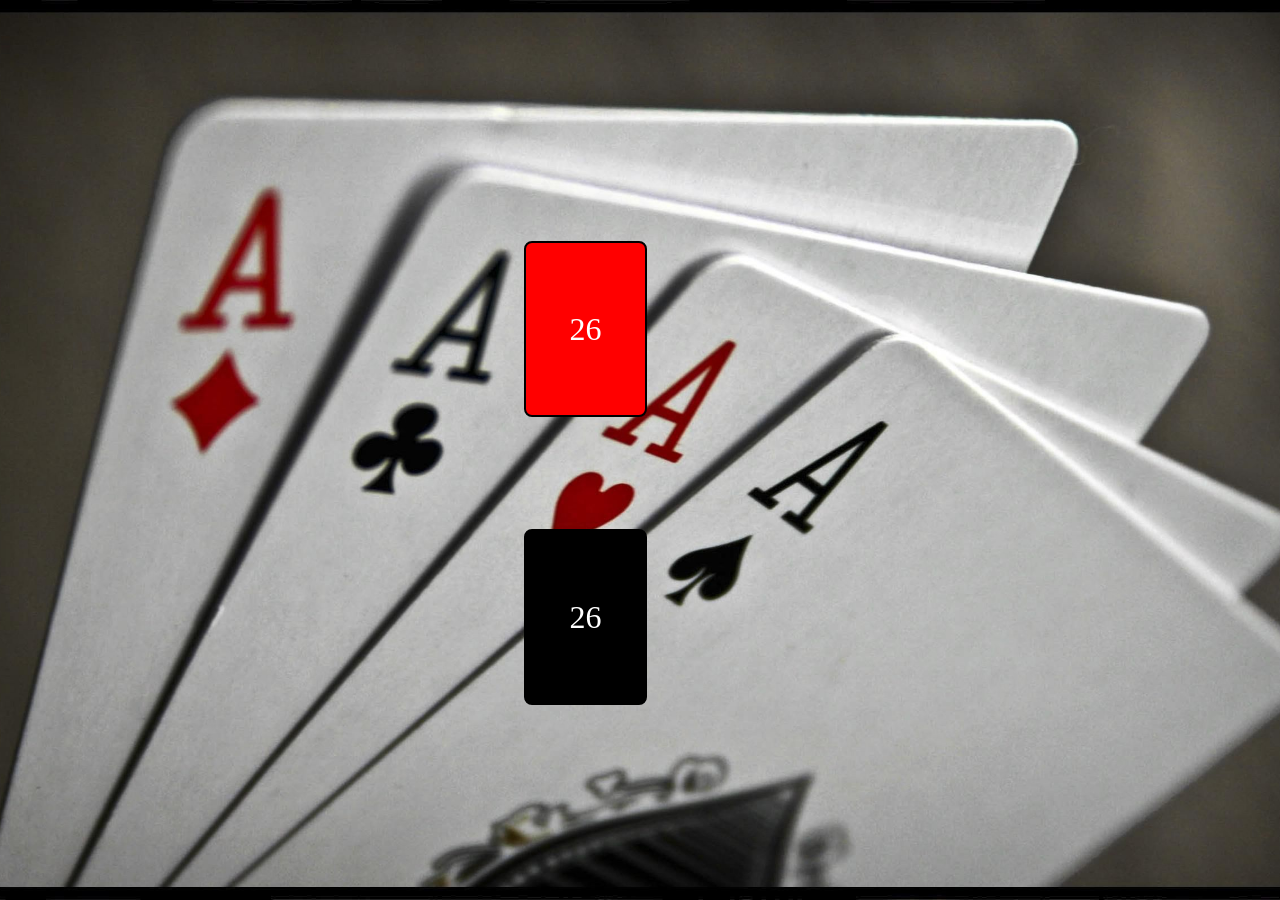
<file: games/Card Game/index.html>
<!DOCTYPE html>
<html lang="en">
<head>
  <meta charset="UTF-8">
  <meta name="viewport" content="width=device-width, initial-scale=1.0">
  <meta http-equiv="X-UA-Compatible" content="ie=edge">
  <title>Card Game</title>
  <script src="script.js" type="module" defer></script>
  <link rel="stylesheet" href="styles.css">
</head>
<body>

  <div class="computer-deck deck"></div>
  <div class="computer-card-slot card-slot"></div>
  <div class="text"></div>
  <div class="player-deck deck"></div>
  <div class="player-card-slot card-slot"></div>
</body>
</html>
</file>
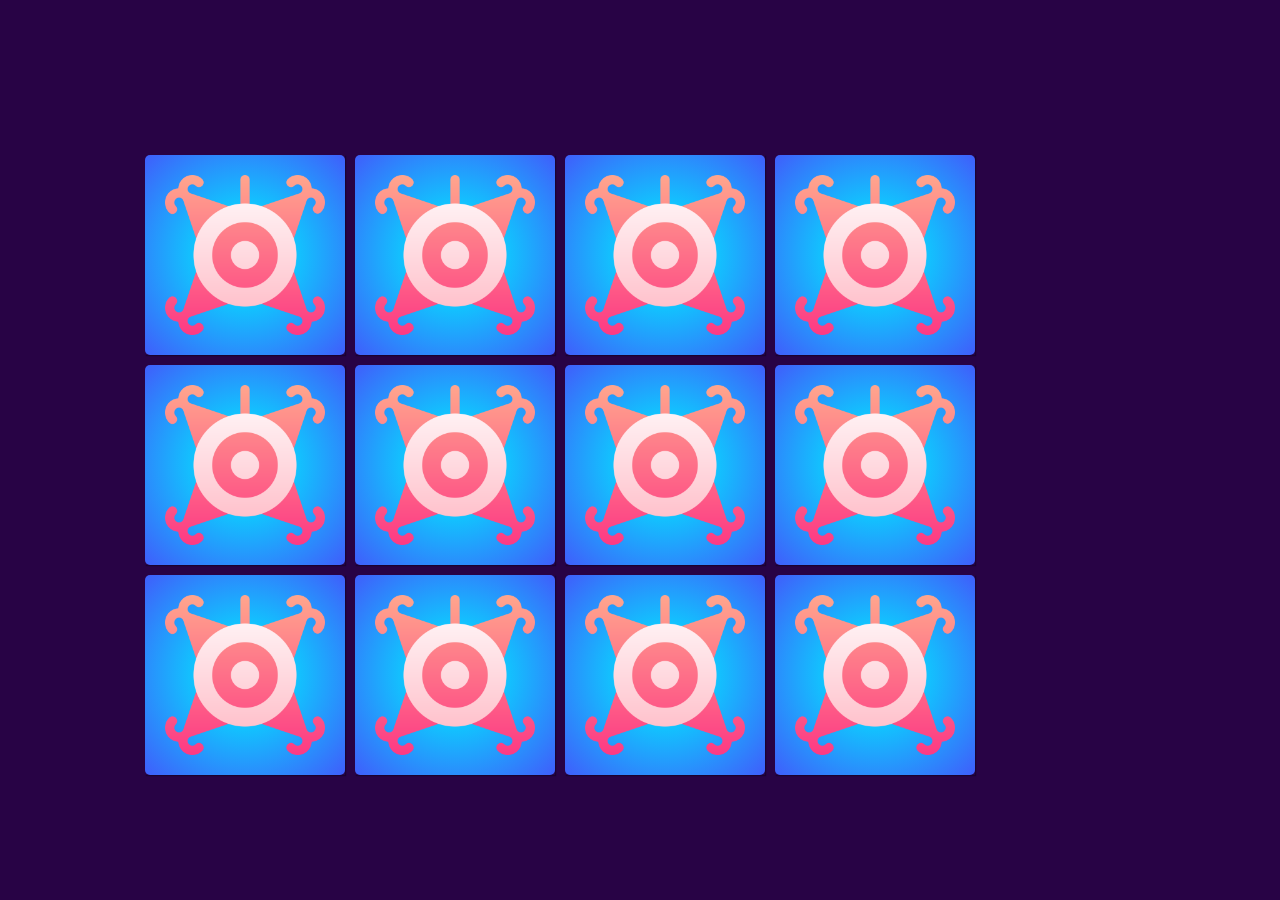
<file: games/Memory Card/index.html>
<!DOCTYPE html>
<html lang="en">

<head>
    <meta charset="UTF-8">
    <meta http-equiv="X-UA-Compatible" content="IE=edge">
    <meta name="viewport" content="width=device-width, initial-scale=1.0">
    <link rel="stylesheet" href="styles.css">
    <script src="script.js" defer></script>
    <title>Memory Card </title>
</head>

<body>
    <section  id="memory-game">

   
    </section>
</body>
</html>
</file>
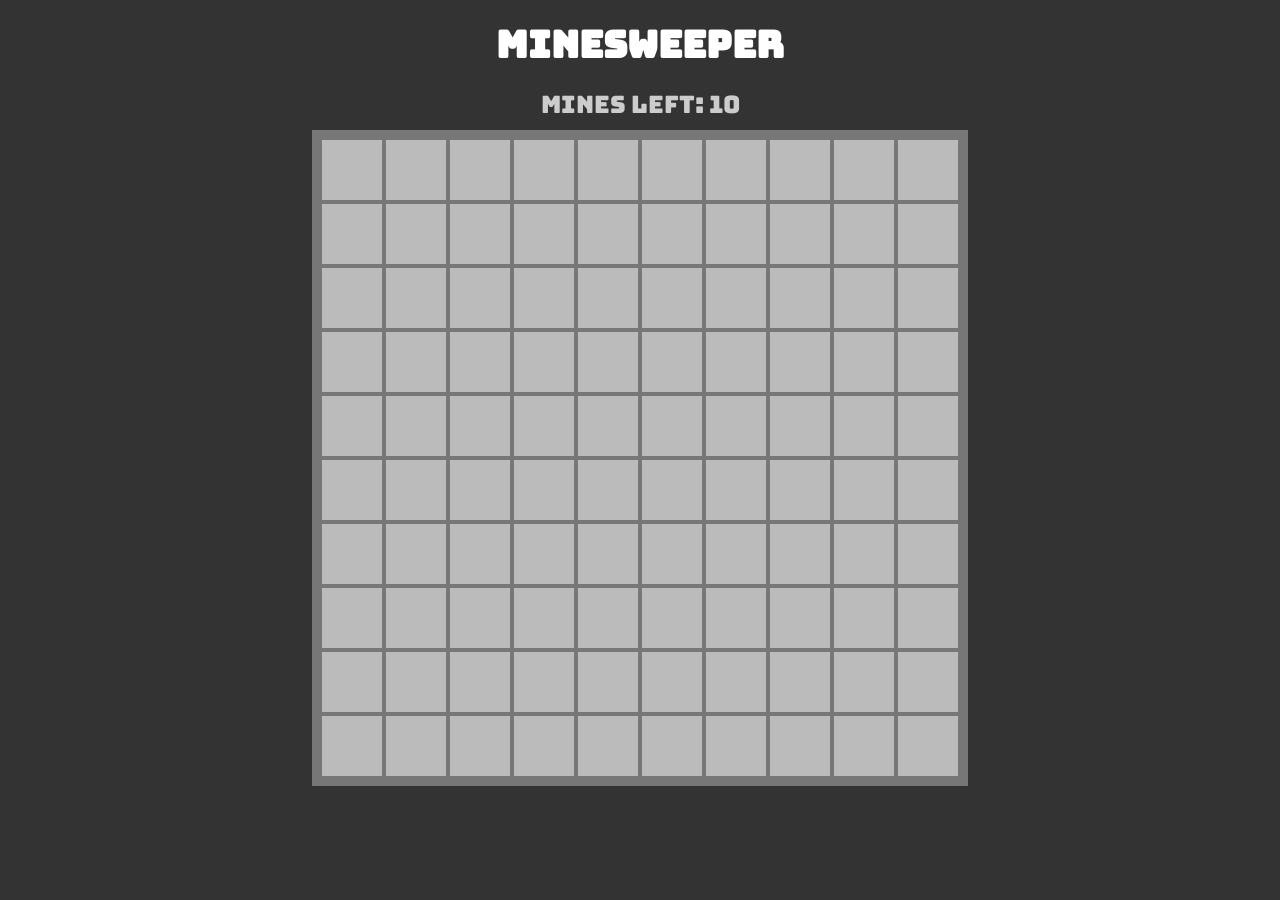
<file: games/Minesweeper/index.html>
<!DOCTYPE html>
<html lang="en">
<head>
  <meta charset="UTF-8">
  <meta name="viewport" content="width=device-width, initial-scale=1.0">
  <link rel="stylesheet" href="styles.css">
  <script src="script.js" type="module"></script>
  <title>Minesweeper</title>
</head>
<body>
  <h3 class="title">Minesweeper</h3>
  <div class="subtext">
    Mines Left: <span data-mine-count></span>
  </div>
  <div class="board"></div>
</body>
</html>
</file>
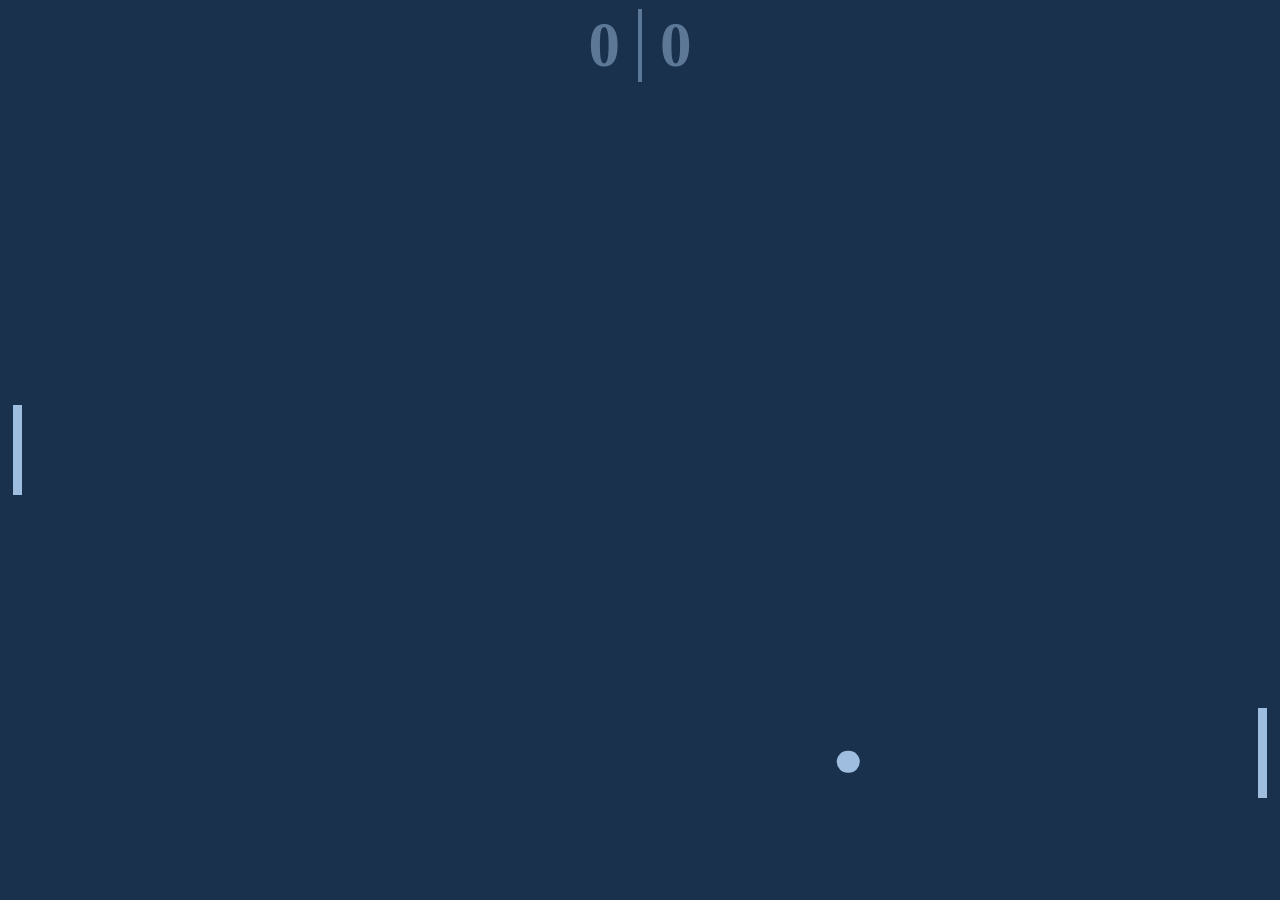
<file: games/Pong/index.html>
<!DOCTYPE html>
<html lang="en">

<head>
  <meta charset="UTF-8">
  <meta http-equiv="X-UA-Compatible" content="IE=edge">
  <meta name="viewport" content="width=device-width, initial-scale=1.0">
  <link rel="stylesheet" href="styles.css">
  <script src="script.js" type="module"></script>
  <title>Ping Pong</title>
</head>

<body>
  <div class="score">
    <div id="player-score">0</div>
    <div id="computer-score">0</div>
  </div>
  <div class="ball" id="ball"></div>
  <div class="paddle left" id="player-paddle"></div>
  <div class="paddle right" id="computer-paddle"></div>
</body>

</html>
</file>
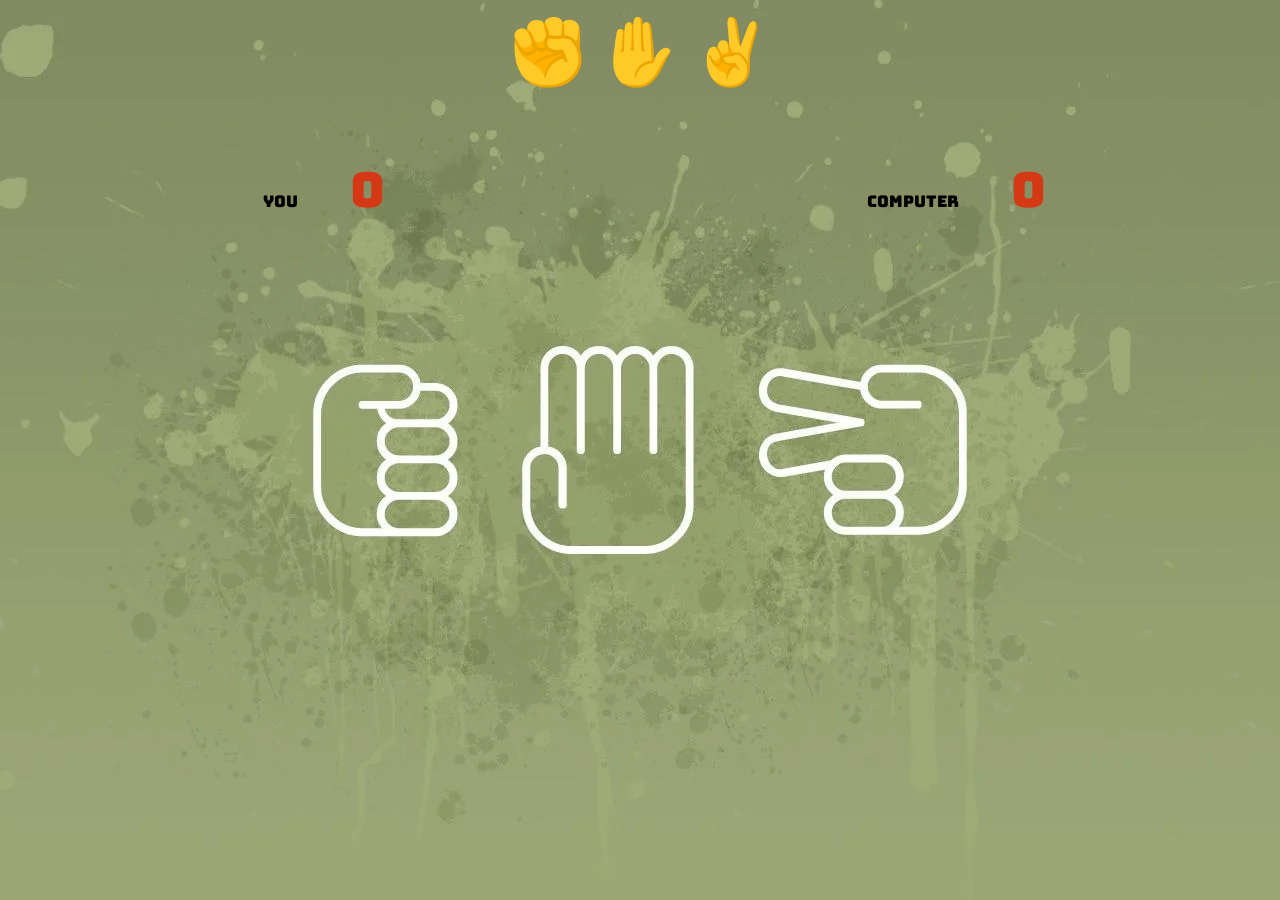
<file: games/Rock Paper Scissors/index.html>
<!DOCTYPE html>
<html lang="en">
<head>
  <meta charset="UTF-8">
  <meta name="viewport" content="width=device-width, initial-scale=1.0">
  <meta http-equiv="X-UA-Compatible" content="ie=edge">
  <title>Rock Paper Scissors</title>
  <link rel="stylesheet" href="styles.css">
  <script src="script.js" defer></script>
</head>
<body>
  <div class="selections">
    <button class="selection" data-selection="rock">✊</button>
    <button class="selection" data-selection="paper">✋</button>
    <button class="selection" data-selection="scissors">✌</button>
  </div>
  <div class="results">
    <div>
      You
      <span class="result-score" data-your-score>0</span>
    </div>
    <div data-final-column>
      Computer
      <span class="result-score" data-computer-score>0</span>
    </div>
  </div>
</body>
</html>
</file>
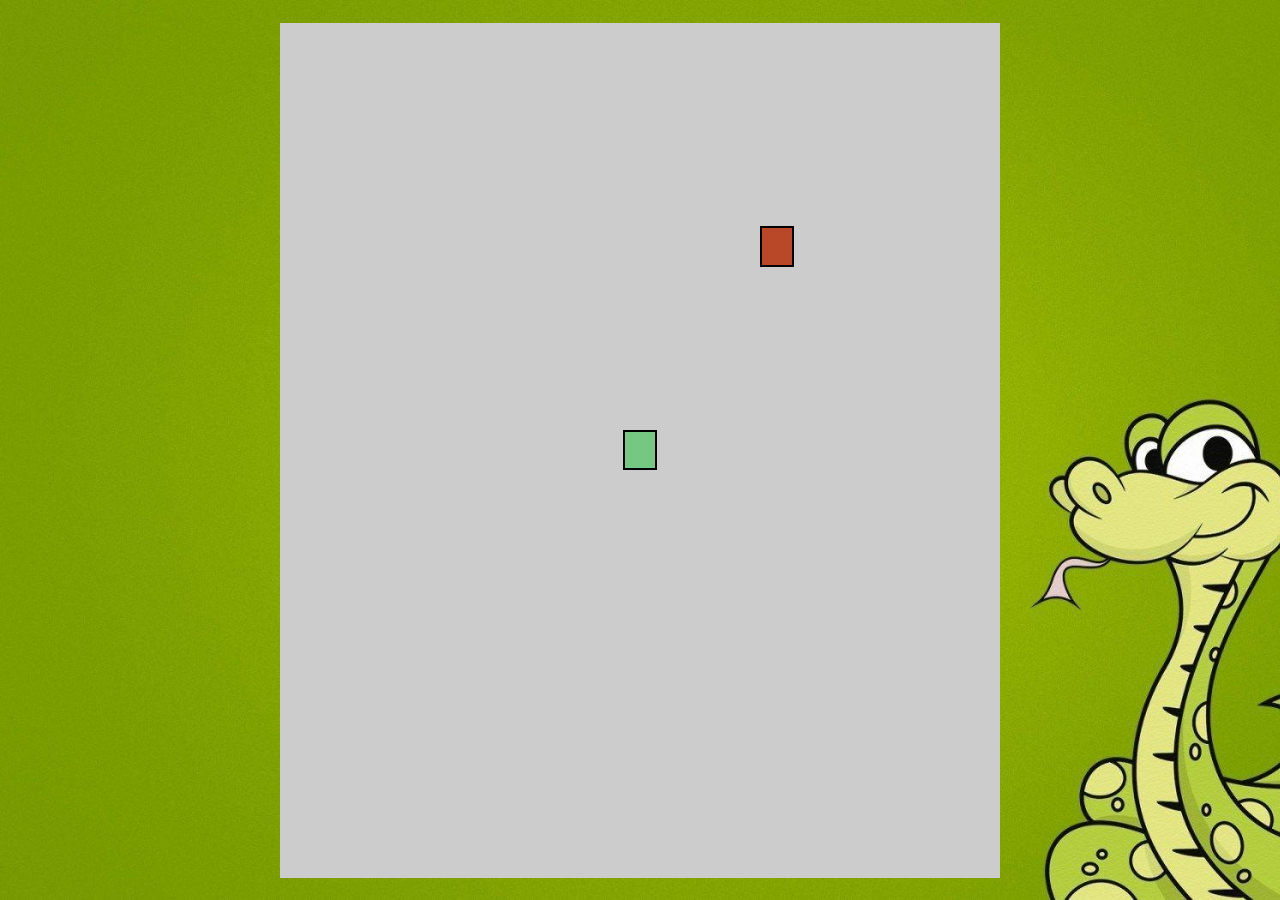
<file: games/Snake/index.html>
<!DOCTYPE html>
<html lang="en">
<head>
  <meta charset="UTF-8">
  <meta name="viewport" content="width=device-width, initial-scale=1.0">
  <meta http-equiv="X-UA-Compatible" content="ie=edge">
  <title>Snake</title>
  <style>
    body {
      height: 100vh;
      width: 100vw;
      display: flex;
      justify-content: center;
      align-items: center;
      margin: 0;
      background-color: black;
      background-position: center;
	    background: url('Snake.jpg');
      background-attachment: fixed;
	    -webkit-background-size: cover; 
	    -moz-background-size: cover;
	    -o-background-size: cover;
	    background-size: cover;
    }

    #game-board {
      background-color: #CCC;
      width: 80vmin;
      height: 95vmin;
      display: grid;
      grid-template-rows: repeat(21, 1fr);
      grid-template-columns: repeat(21, 1fr);
    }

    .snake {
      background-color: hsl(130, 43%, 62%);
      border: .25vmin solid black;
    }

    .food {
      background-color: hsl(13, 64%, 44%);
      border: .25vmin solid black;
    }
  </style>
  <script src="game.js" defer type="module"></script>
</head>
<body>
  <div id="game-board"></div>
</body>
</html>
</file>
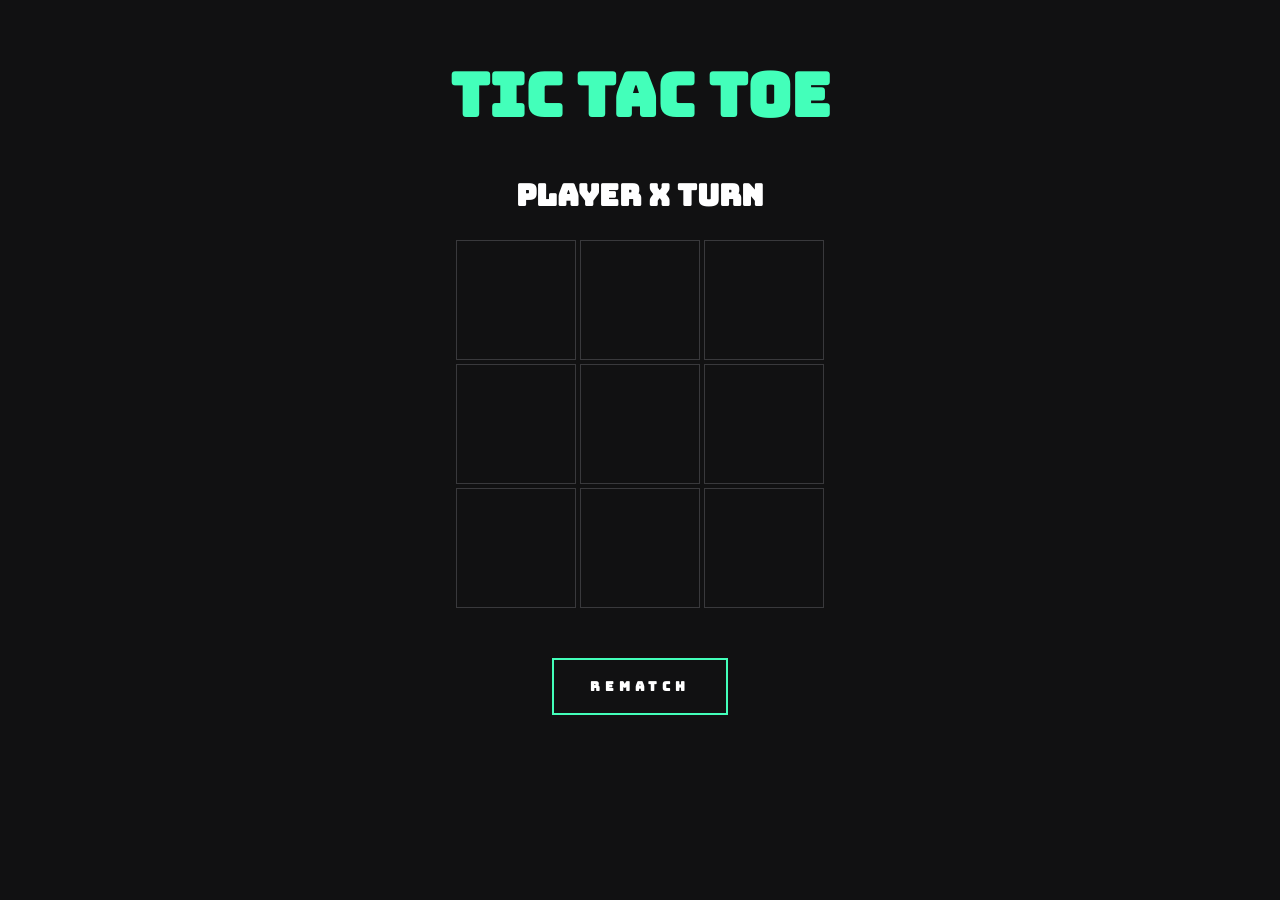
<file: games/Tic-Tac-Toe/index.html>
<!DOCTYPE html>
<html lang="en">

<head>
    <meta charset="UTF-8">
    <meta http-equiv="X-UA-Compatible" content="IE=edge">
    <meta name="viewport" content="width=device-width, initial-scale=1.0">
    <link rel="stylesheet" href="styles.css">
    <script src="script.js" defer></script>
    <title>Tic Tac Toe</title>
</head>

<body>
<h1 >Tic Tac Toe</h1>
<h2  id="message"></h2>
    <div class="grid">
        <div class="tile" data-index="0"></div>
        <div class="tile" data-index="1"></div>
        <div class="tile" data-index="2"></div>
        <div class="tile" data-index="3"></div>
        <div class="tile" data-index="4"></div>
        <div class="tile" data-index="5"></div>
        <div class="tile" data-index="6"></div>
        <div class="tile" data-index="7"></div>
        <div class="tile" data-index="8"></div>
    </div>
    <div class="container">
        <div class="button_slide slide_diagonal" id="rematch">REMATCH </div>
        </div>

</body>

</html>
</file>
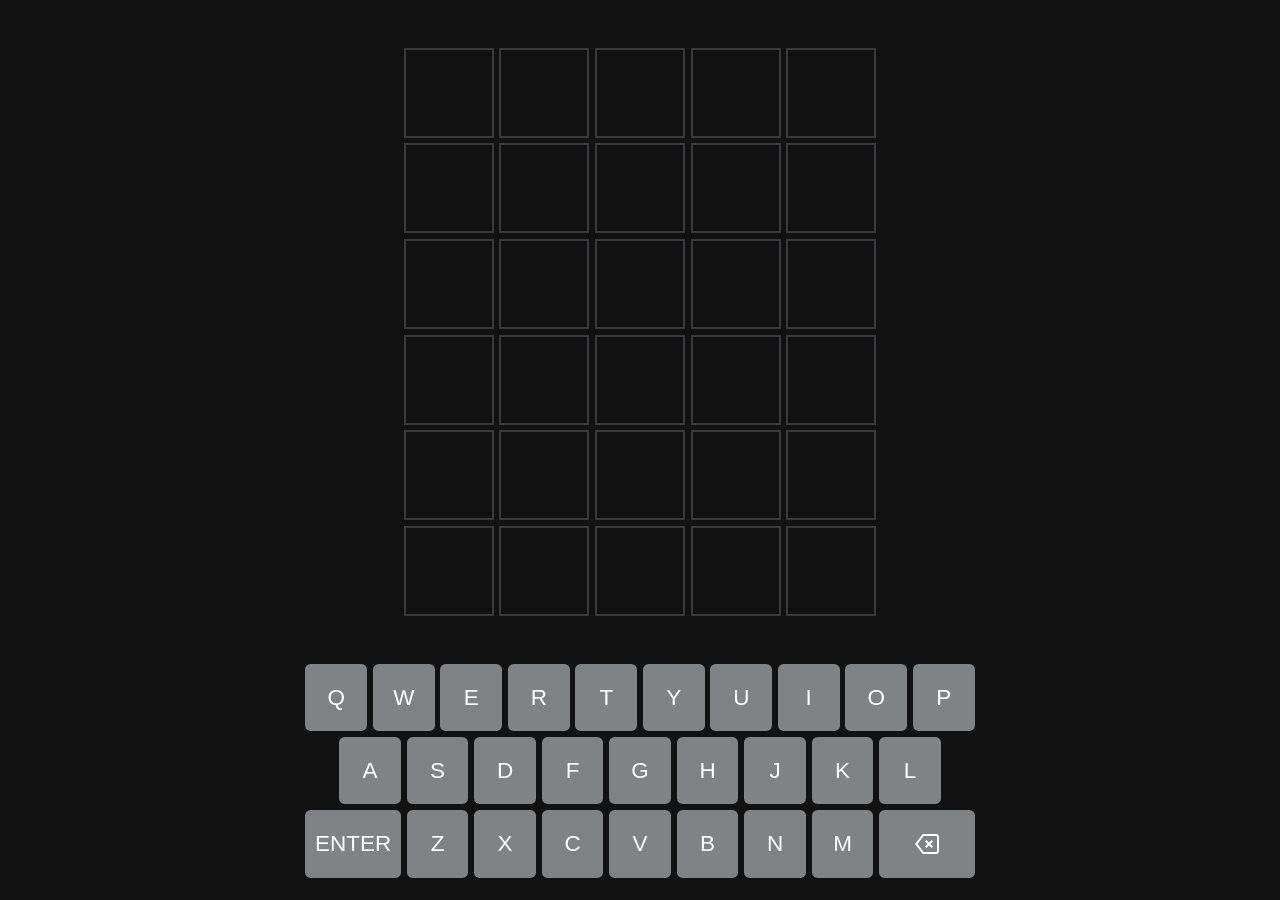
<file: games/Wordle/index.html>
<!DOCTYPE html>
<html lang="en">

<head>
    <meta charset="UTF-8">
    <meta http-equiv="X-UA-Compatible" content="IE=edge">
    <meta name="viewport" content="width=device-width, initial-scale=1.0">
    <link rel="stylesheet" href="styles.css">
    <script src="script.js" defer></script>
    <title>Wordle</title>
</head>

<body>
    <div class="alert-container" data-alert-container></div>
    <div data-guess-grid class="guess-grid">
        <div class="tile"></div>
        <div class="tile"></div>
        <div class="tile"></div>
        <div class="tile"></div>
        <div class="tile"></div>
        <div class="tile"></div>
        <div class="tile"></div>
        <div class="tile"></div>
        <div class="tile"></div>
        <div class="tile"></div>
        <div class="tile"></div>
        <div class="tile"></div>
        <div class="tile"></div>
        <div class="tile"></div>
        <div class="tile"></div>
        <div class="tile"></div>
        <div class="tile"></div>
        <div class="tile"></div>
        <div class="tile"></div>
        <div class="tile"></div>
        <div class="tile"></div>
        <div class="tile"></div>
        <div class="tile"></div>
        <div class="tile"></div>
        <div class="tile"></div>
        <div class="tile"></div>
        <div class="tile"></div>
        <div class="tile"></div>
        <div class="tile"></div>
        <div class="tile"></div>
    </div>
    
    <div data-keyboard class="keyboard">
        <button class="key" data-key="Q">Q</button>
        <button class="key" data-key="W">W</button>
        <button class="key" data-key="E">E</button>
        <button class="key" data-key="R">R</button>
        <button class="key" data-key="T">T</button>
        <button class="key" data-key="Y">Y</button>
        <button class="key" data-key="U">U</button>
        <button class="key" data-key="I">I</button>
        <button class="key" data-key="O">O</button>
        <button class="key" data-key="P">P</button>
        <div class="space"></div>
        <button class="key" data-key="A">A</button>
        <button class="key" data-key="S">S</button>
        <button class="key" data-key="D">D</button>
        <button class="key" data-key="F">F</button>
        <button class="key" data-key="G">G</button>
        <button class="key" data-key="H">H</button>
        <button class="key" data-key="J">J</button>
        <button class="key" data-key="K">K</button>
        <button class="key" data-key="L">L</button>
        <div class="space"></div>
        <button data-enter class="key large">Enter</button>
        <button class="key" data-key="Z">Z</button>
        <button class="key" data-key="X">X</button>
        <button class="key" data-key="C">C</button>
        <button class="key" data-key="V">V</button>
        <button class="key" data-key="B">B</button>
        <button class="key" data-key="N">N</button>
        <button class="key" data-key="M">M</button>
        <button data-delete class="key large">
            <img src="delete.png">
        </button>
    </div>
</body>

</html>
</file>
<file: games/Card Game/styles.css>
*, *::after, *::before { 
  box-sizing: border-box;
}
@import url('https://fonts.googleapis.com/css2?family=Bungee&display=swap');
* {
    margin: 0;
    padding: 0;
    font-family: 'Bungee', cursive;
  
    

}
body {
  
  
  margin: 25vh 0 0 0;
  display: grid;
  grid-template-columns: repeat(2, 7rem);
  grid-template-rows: 10rem 7rem 10rem;
  gap: .5rem;
  cursor: pointer;
  justify-content: center;
  padding-top: 1rem;
  background: url('Cards.jpg');
  background-position: center;
	background-attachment: fixed;
	-webkit-background-size: cover; 
  -moz-background-size: cover;
  -o-background-size: cover;
	 background-size: cover;
}

.deck {
  height: 110%;
  width: 110%;
  border: 2px solid black;
  display: flex;
  justify-content: center;
  align-items: center;
  font-size: 2rem;
  border-radius: .5rem;
  color: white;
  user-select: none;
}

.computer-deck {
  background-color: red;
}

.player-deck {
  background-color: black;
}

.text {
  grid-column: span 2;
  display: flex;
  justify-content: center;
  align-items: center;
  font-size: 35px;
  font-weight: bold;
  background-image:  linear-gradient(90deg,rgb(14, 219, 144),rgb(143, 17, 126));
  -webkit-background-clip: text;
  color: transparent;

}

.card {
  background-color: aliceblue;
  position: relative;
  height: 110%;
  width: 110%;
  border-radius: .5rem;
  display: flex;
  justify-content: center;
  align-items: center;
  font-size: 4rem;
  margin-left : 25px ; 
}

.card.red {
  color: red;
}

.card.black {
  color: black;
}

.card::before,
.card::after {
  position: absolute;
  content: attr(data-value);
  font-size: 1rem;
}

.card::before {
  top: .5rem;
  left: .5rem
}

.card::after {
  bottom: .5rem;
  right: .5rem;
  transform: rotate(180deg);
}
</file>
<file: games/Memory Card/styles.css>
body {
    background-color: hsl(274, 92%, 14%);
    display: flex;
    flex-direction: column;
    min-height: 100vh;
    margin: 0;
    padding: 1em;
}


#memory-game {
    width: 1000px;
    height: 600px;
    margin: auto;
    display: flex;
    flex-wrap: wrap;
}

.memory-card {
    position: relative;
    transition: transform .5s;
    box-shadow: 1px 1px 1px rgba(0, 0, 0, .3);
    transform-style: preserve-3d;

}

*,
*::after,
*::before {
    box-sizing: border-box;
}


.memory-card.flip {
    transform: rotateY(180deg);
}

.front-face,
.back-face {
    width: 100%;
    height: 100%;
    padding: 20px;
    position: absolute;
    border-radius: 5px;
    background: rgb(0,236,255);
    background: radial-gradient(circle, rgba(0,236,255,1) 11%, rgba(63,94,251,1) 100%);
    backface-visibility: hidden;
    
}

.front-face {
    transform: rotateY(180deg);
}

.memory-card {
    width: 200px;
    height: 200px;
    margin: 5px;
    position: relative;
    transform-style: preserve-3d;
    transition: transform .5s;
    box-shadow: 1px 1px 1px rgba(0, 0, 0, .3);
}
</file>
<file: games/Minesweeper/styles.css>
@import url('https://fonts.googleapis.com/css2?family=Bungee&display=swap');
* {
   
    font-family: 'Bungee', cursive;
  
    

}



* {
    box-sizing: border-box;
  }
  
  body {
    margin: 0;
    background-color: #333;
    display: flex;
    align-items: center;
    font-size: 2rem;
    flex-direction: column;
    color: white;
  }
  
  .title {
    margin: 20px;
  }
  
  .subtext {
    color: #CCC;
    font-size: 1.5rem;
    margin-bottom: 10px;
  }
  
  .board {
    display: inline-grid;
    padding: 10px;
    grid-template-columns: repeat(var(--size), 60px);
    grid-template-rows: repeat(var(--size), 60px);
    gap: 4px;
    background-color: #777;
  }
  
  .board > * {
    width: 100%;
    height: 100%;
    display: flex;
    justify-content: center;
    align-items: center;
    color: white;
    border: 2px solid #BBB;
    user-select: none;
  }
  
  .board > [data-status="hidden"] {
    background-color: #BBB;
    cursor: pointer;
  }
  
  .board > [data-status="mine"] {
    background-color: red;
  }
  
  .board > [data-status="number"] {
    background-color: none;
  }
  
  .board > [data-status="marked"] {
    background-color: yellow;
  }
</file>
<file: games/Pong/styles.css>
*, *::after, *::before {
  box-sizing: border-box;
}

:root {
  --hue: 200;
  --saturation: 50%;
  --foreground-color: hsl(var(--hue), var(--saturation), 75%);
  --background-color: hsl(var(--hue), var(--saturation), 20%);
}

body {
  margin: 0;
  background-color: var(--background-color);
  overflow: hidden;
}

.paddle {
  --position: 50;

  position: absolute;
  background-color: var(--foreground-color);
  top: calc(var(--position) * 1vh);
  transform: translateY(-50%);
  width: 1vh;
  height: 10vh;
}

.paddle.left {
  left: 1vw;
}

.paddle.right {
  right: 1vw;
}

.ball {
  --x: 50;
  --y: 50;

  position: absolute;
  background-color: var(--foreground-color);
  left: calc(var(--x) * 1vw);
  top: calc(var(--y) * 1vh);
  border-radius: 50%;
  transform: translate(-50%, -50%);
  width: 2.5vh;
  height: 2.5vh;
}

.score {
  display: flex;
  justify-content: center;
  font-weight: bold;
  font-size: 7vh;
  color: var(--foreground-color);
}

.score > * {
  flex-grow: 1;
  flex-basis: 0;
  padding: 0 2vh;
  margin: 1vh 0;
  opacity: .5;
}

.score > :first-child {
  text-align: right;
  border-right: .5vh solid var(--foreground-color);
}
</file>
<file: games/Rock Paper Scissors/styles.css>
@import url('https://fonts.googleapis.com/css2?family=Bungee&display=swap');
* {
   
    font-family: 'Bungee', cursive;
  
    

}


body {
background-color: lightgray;
background: url('RPS.webp');
background-position: center;
background-attachment: fixed;
-webkit-background-size: cover; 
-moz-background-size: cover;
-o-background-size: cover;
background-size: cover;
}

.selections {
  display: flex;
  justify-content: center;
}

.selection {
  background: none;
  border: none;
  outline: none;
  cursor: pointer;
  font-size: 4rem;
  transition: 100ms;
}

.selection:hover {
  transform: scale(1.4);
}

.results {
  margin-top: 4rem;
  display: grid;
  justify-content: center;
  grid-template-columns: repeat(2, 1fr);
  justify-items: center;
  align-items: center;
}

.result-score {
  margin-left: 3rem;
  font-size: 3rem;
  color: rgb(213, 56, 20);
}

.result-selection {
  opacity: .5;
}

.result-selection.winner {
  opacity: 1;
  font-size: 1.5rem;
}
</file>
<file: games/Tic-Tac-Toe/styles.css>
@import url('https://fonts.googleapis.com/css2?family=Bungee&display=swap');


*,
*::after,
*::before {
    box-sizing: border-box;
    font-family: 'Bungee', cursive;

   
}



body {

    background-color: hsl(240, 3%, 7%);
    
    min-height: 100vh;
    margin: 0;
    padding: 1em;
    
}

.grid {
    display: grid;
    justify-content: center;
    align-content: center;
    flex-grow: 1;
    grid-template-columns: repeat(3, 7.5em);
    grid-template-rows: repeat(3, 7.5em);
    gap: .25em;
    margin-bottom: 1em;
}

.tile {
    border: 1px solid hsl(240, 2%, 23%);
    justify-content: center;
    display: flex;
    align-items: center;
}
div .tile {
    font-size: 60px;
    color: rgb(67 255 186);
}
h1{
  text-align: center;
  color:rgb(67 255 186) ;
  font-size: 60px;
}
h2{
    
    text-align: center;
    color: #ffffff;
    font-size: 30px;
}

.container{
  color: #FFF;
  width: 364px;
  margin: 50px auto 0 auto;
  text-align: center;
}

.button_slide {
    border: 2px solid rgb(67 255 186);
    font-weight: bold;
    padding: 18px 36px;
    display: inline-block;
    font-size: 13px;
    letter-spacing: 5px;
    cursor: pointer;
    box-shadow: inset 0 0 0 0 rgb(67 255 186);
    transition: ease-out 1s;
  }
.slide_diagonal:hover {
    color: black;
    box-shadow: inset 400px 50px 0 0 rgb(67 255 186);
}
</file>
<file: games/Wordle/styles.css>
*, *::after, *::before {
    box-sizing: border-box;
    font-family: Arial;
  }
  
  body {
    background-color: hsl(240, 3%, 7%);
    display: flex;
    flex-direction: column;
    min-height: 100vh;
    margin: 0;
    padding: 1em;
    font-size: clamp(.5rem, 2.5vmin, 1.5rem);
  }
  
  .keyboard {
    display: grid;
    grid-template-columns: repeat(20, minmax(auto, 1.25em));
    grid-auto-rows: 3em;
    gap: .25em;
    justify-content: center;
  }
  
  .key {
    font-size: inherit;
    grid-column: span 2;
    border: none;
    padding: 0;
    display: flex;
    justify-content: center;
    align-items: center;
    background-color: hsl(
      var(--hue, 200),
      var(--saturation, 1%),
      calc(var(--lightness-offset, 0%) + var(--lightness, 51%))
    );
    color: white;
    fill: white;
    text-transform: uppercase;
    border-radius: .25em;
    cursor: pointer;
    user-select: none;
  }
  
  .key.large {
    grid-column: span 3;
  }
  
  .key > svg {
    width: 1.75em;
    height: 1.75em;
  }
  
  .key:hover, .key:focus {
    --lightness-offset: 10%;
  }
  
  .key.wrong {
    --lightness: 23%;
  }
  
  .key.wrong-location {
    --hue: 49;
    --saturation: 51%;
    --lightness: 47%;
  }
  
  .key.correct {
    --hue: 115;
    --saturation: 29%;
    --lightness: 43%;
  }
  
  .guess-grid {
    display: grid;
    justify-content: center;
    align-content: center;
    flex-grow: 1;
    grid-template-columns: repeat(5, 4em);
    grid-template-rows: repeat(6, 4em);
    gap: .25em;
    margin-bottom: 1em;
  }
  
  .tile {
    font-size: 2em;
    color: white;
    border: .05em solid hsl(240, 2%, 23%);
    text-transform: uppercase;
    font-weight: bold;
    display: flex;
    justify-content: center;
    align-items: center;
    user-select: none;
    transition: transform 250ms linear;
  }
  
  .tile[data-state="active"] {
    border-color: hsl(200, 1%, 34%);
  }
  
  .tile[data-state="wrong"] {
    border: none;
    background-color: hsl(240, 2%, 23%);
  }
  
  .tile[data-state="wrong-location"] {
    border: none;
    background-color: hsl(49, 51%, 47%);
  }
  
  .tile[data-state="correct"] {
    border: none;
    background-color: hsl(115, 29%, 43%);
  }
  
  .tile.shake {
    animation: shake 250ms ease-in-out;
  }
  
  .tile.dance {
    animation: dance 500ms ease-in-out;
  }
  
  .tile.flip {
    transform: rotateX(90deg);
  }
  
  @keyframes shake {
    10% {
      transform: translateX(-5%);
    }
  
    30% {
      transform: translateX(5%);
    }
  
    50% {
      transform: translateX(-7.5%);
    }
  
    70% {
      transform: translateX(7.5%);
    }
  
    90% {
      transform: translateX(-5%);
    }
  
    100% {
      transform: translateX(0);
    }
  }
  
  @keyframes dance {
    20% {
      transform: translateY(-50%);
    }  
  
    40% {
      transform: translateY(5%);
    }  
  
    60% {
      transform: translateY(-25%);
    }  
  
    80% {
      transform: translateY(2.5%);
    }  
  
    90% {
      transform: translateY(-5%);
    }  
  
    100% {
      transform: translateY(0);
    }
  }
  
  .alert-container {
    position: fixed;
    top: 10vh;
    left: 50vw;
    transform: translateX(-50%);
    z-index: 1;
    display: flex;
    flex-direction: column;
    align-items: center;
  }
  
  .alert {
    pointer-events: none;
    background-color: hsl(204, 7%, 85%);
    padding: .75em;
    border-radius: .25em;
    opacity: 1;
    transition: opacity 500ms ease-in-out;
    margin-bottom: .5em;
  }
  
  .alert:last-child {
    margin-bottom: 0;
  }
  
  .alert.hide {
    opacity: 0;
  }
</file>
